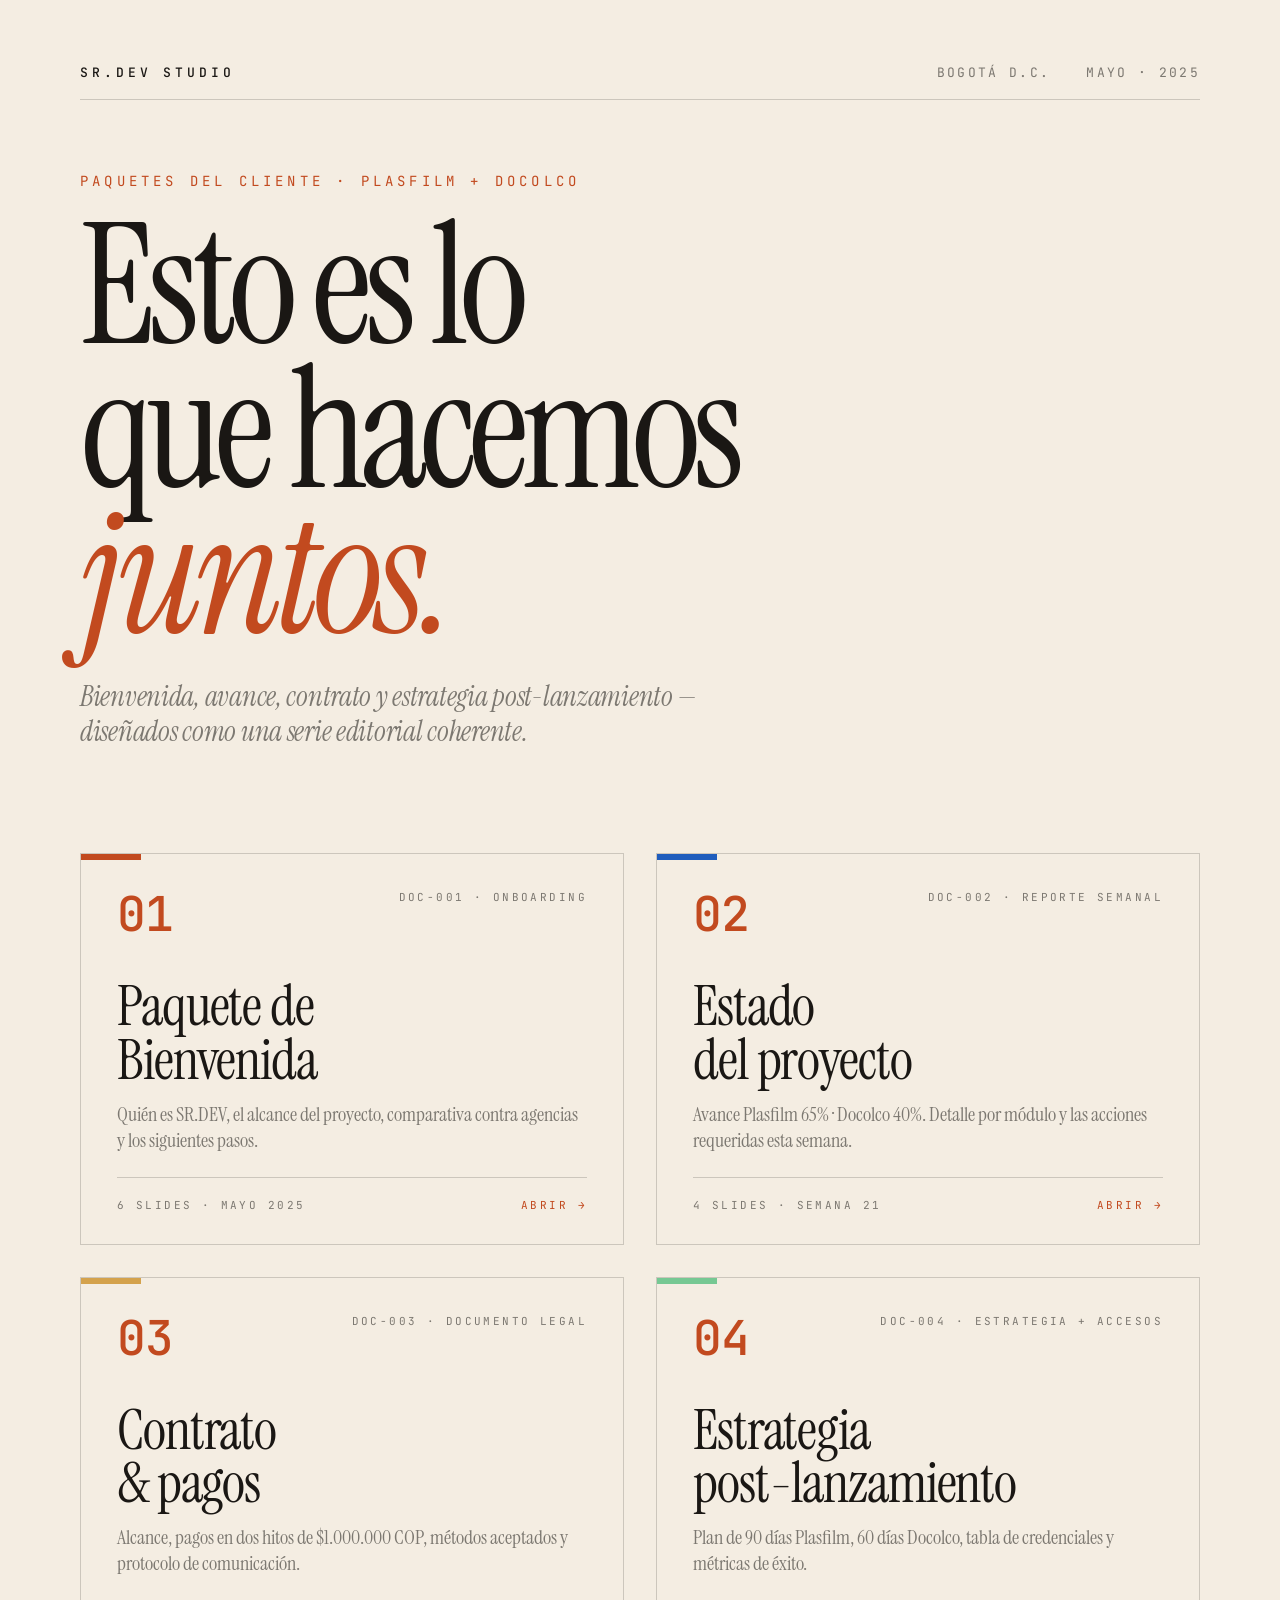
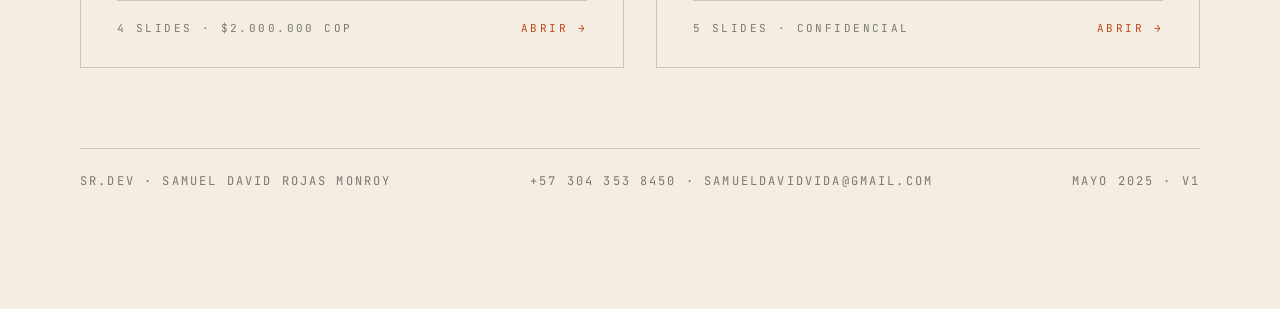
<file: index.html>
<!doctype html>
<html lang="es">
<head>
<meta charset="utf-8" />
<title>SR.DEV — Paquetes del cliente</title>
<link rel="preconnect" href="https://fonts.googleapis.com">
<link href="https://fonts.googleapis.com/css2?family=Instrument+Serif:ital@0;1&family=JetBrains+Mono:wght@400;500&display=swap" rel="stylesheet">
<style>
  :root{
    --bg:#F4EDE2;
    --ink:#1A1714;
    --muted:rgba(26,23,20,0.55);
    --line:rgba(26,23,20,0.18);
    --accent:#C24A1F;
    --serif:'Instrument Serif', serif;
    --mono:'JetBrains Mono', monospace;
  }
  *{ box-sizing:border-box; }
  html,body{ margin:0; padding:0; background:var(--bg); color:var(--ink); font-family:var(--serif); min-height:100vh; }
  .wrap{ max-width:1440px; margin:0 auto; padding:64px 80px 120px; position:relative; }

  /* Header */
  .hdr{ display:flex; justify-content:space-between; align-items:baseline; font-family:var(--mono); font-size:13px; letter-spacing:0.18em; text-transform:uppercase; color:var(--muted); padding-bottom:18px; border-bottom:1px solid var(--line); }
  .hdr .right{ display:flex; gap:36px; }
  .hdr .wm{ color:var(--ink); letter-spacing:0.3em; font-weight:500; }

  /* Hero */
  .hero{ padding:72px 0 56px; }
  .eyebrow{ font-family:var(--mono); font-size:14px; letter-spacing:0.3em; text-transform:uppercase; color:var(--accent); margin-bottom:24px; }
  .hero h1{ margin:0; font-family:var(--serif); font-size:168px; line-height:0.86; letter-spacing:-0.045em; font-weight:400; max-width:1200px; }
  .hero h1 em{ font-style:italic; color:var(--accent); }
  .hero p{ margin:32px 0 0; max-width:680px; font-family:var(--serif); font-size:28px; line-height:1.25; color:var(--muted); font-style:italic; letter-spacing:-0.01em; }

  /* Grid */
  .grid{ display:grid; grid-template-columns:1fr 1fr; gap:32px; margin-top:48px; }
  .card{ background:transparent; border:1px solid var(--line); padding:36px 36px 32px; position:relative; min-height:340px; display:flex; flex-direction:column; text-decoration:none; color:inherit; transition:background 200ms ease, transform 200ms ease, border-color 200ms ease; }
  .card:hover{ background:rgba(0,0,0,0.03); border-color:var(--ink); transform:translate(0, -4px); }
  .card .idx{ font-family:var(--mono); font-size:48px; font-weight:500; letter-spacing:-0.02em; color:var(--accent); line-height:1; }
  .card .doc{ position:absolute; top:36px; right:36px; font-family:var(--mono); font-size:11px; letter-spacing:0.22em; text-transform:uppercase; color:var(--muted); }
  .card h2{ margin:42px 0 14px; font-family:var(--serif); font-size:56px; line-height:0.95; letter-spacing:-0.02em; font-weight:400; }
  .card p{ margin:0 0 24px; font-family:var(--serif); font-size:20px; color:var(--muted); line-height:1.3; max-width:480px; }
  .card .meta{ margin-top:auto; padding-top:20px; border-top:1px solid var(--line); display:flex; justify-content:space-between; align-items:baseline; font-family:var(--mono); font-size:11px; letter-spacing:0.22em; text-transform:uppercase; color:var(--muted); }
  .card .cta{ color:var(--accent); }

  /* Color tags for each doc */
  .card[data-doc="01"] .swatch{ background:#C24A1F; }
  .card[data-doc="02"] .swatch{ background:#1F5DBD; }
  .card[data-doc="03"] .swatch{ background:#D4A24C; }
  .card[data-doc="04"] .swatch{ background:#76C893; }
  .swatch{ position:absolute; top:0; left:0; height:6px; width:60px; }

  /* Footer */
  .ftr{ margin-top:80px; padding-top:24px; border-top:1px solid var(--line); display:flex; justify-content:space-between; align-items:baseline; font-family:var(--mono); font-size:12px; letter-spacing:0.18em; text-transform:uppercase; color:var(--muted); }

  @media (max-width: 900px){
    .wrap{ padding:48px 32px 80px; }
    .hero h1{ font-size:96px; }
    .grid{ grid-template-columns:1fr; }
  }
</style>
</head>
<body>
<div class="wrap">

  <div class="hdr">
    <div class="wm">SR.DEV STUDIO</div>
    <div class="right"><span>Bogotá D.C.</span><span>Mayo · 2025</span></div>
  </div>

  <div class="hero">
    <div class="eyebrow">Paquetes del cliente · Plasfilm + Docolco</div>
    <h1>Esto es lo<br/>que hacemos<br/><em>juntos.</em></h1>
    <p>Bienvenida, avance, contrato y estrategia post-lanzamiento — diseñados como una serie editorial coherente.</p>
  </div>

  <div class="grid">

    <a class="card" data-doc="01" href="https://raw.githubusercontent.com/Samuel-Rojas-Monroy-Official-Repository/Docolco_contract/master/01-bienvenida.pdf" target="_blank">
      <div class="swatch"></div>
      <div class="idx">01</div>
      <div class="doc">DOC-001 · Onboarding</div>
      <h2>Paquete de<br/>Bienvenida</h2>
      <p>Quién es SR.DEV, el alcance del proyecto, comparativa contra agencias y los siguientes pasos.</p>
      <div class="meta"><span>6 slides · Mayo 2025</span><span class="cta">Abrir →</span></div>
    </a>

    <a class="card" data-doc="02" href="https://raw.githubusercontent.com/Samuel-Rojas-Monroy-Official-Repository/Docolco_contract/master/SR.DEV%20%C2%B7%2002%20%E2%80%94%20Estado%20del%20Proyecto.pdf" target="_blank">
      <div class="swatch"></div>
      <div class="idx">02</div>
      <div class="doc">DOC-002 · Reporte semanal</div>
      <h2>Estado<br/>del proyecto</h2>
      <p>Avance Plasfilm 65% · Docolco 40%. Detalle por módulo y las acciones requeridas esta semana.</p>
      <div class="meta"><span>4 slides · Semana 21</span><span class="cta">Abrir →</span></div>
    </a>

    <a class="card" data-doc="03" href="https://raw.githubusercontent.com/Samuel-Rojas-Monroy-Official-Repository/Docolco_contract/master/SR.DEV%20%C2%B7%2003%20%E2%80%94%20Contrato%20y%20Pagos.pdf" target="_blank">
      <div class="swatch"></div>
      <div class="idx">03</div>
      <div class="doc">DOC-003 · Documento legal</div>
      <h2>Contrato<br/>&amp; pagos</h2>
      <p>Alcance, pagos en dos hitos de $1.000.000 COP, métodos aceptados y protocolo de comunicación.</p>
      <div class="meta"><span>4 slides · $2.000.000 COP</span><span class="cta">Abrir →</span></div>
    </a>

    <a class="card" data-doc="04" href="https://raw.githubusercontent.com/Samuel-Rojas-Monroy-Official-Repository/Docolco_contract/master/SR.DEV%20%C2%B7%2004%20%E2%80%94%20Estrategia%20y%20Accesos.pdf" target="_blank">
      <div class="swatch"></div>
      <div class="idx">04</div>
      <div class="doc">DOC-004 · Estrategia + accesos</div>
      <h2>Estrategia<br/>post-lanzamiento</h2>
      <p>Plan de 90 días Plasfilm, 60 días Docolco, tabla de credenciales y métricas de éxito.</p>
      <div class="meta"><span>5 slides · Confidencial</span><span class="cta">Abrir →</span></div>
    </a>

  </div>

  <div class="ftr">
    <span>SR.DEV · Samuel David Rojas Monroy</span>
    <span>+57 304 353 8450 · samueldavidvida@gmail.com</span>
    <span>Mayo 2025 · v1</span>
  </div>

</div>
</body>
</html>
</file>
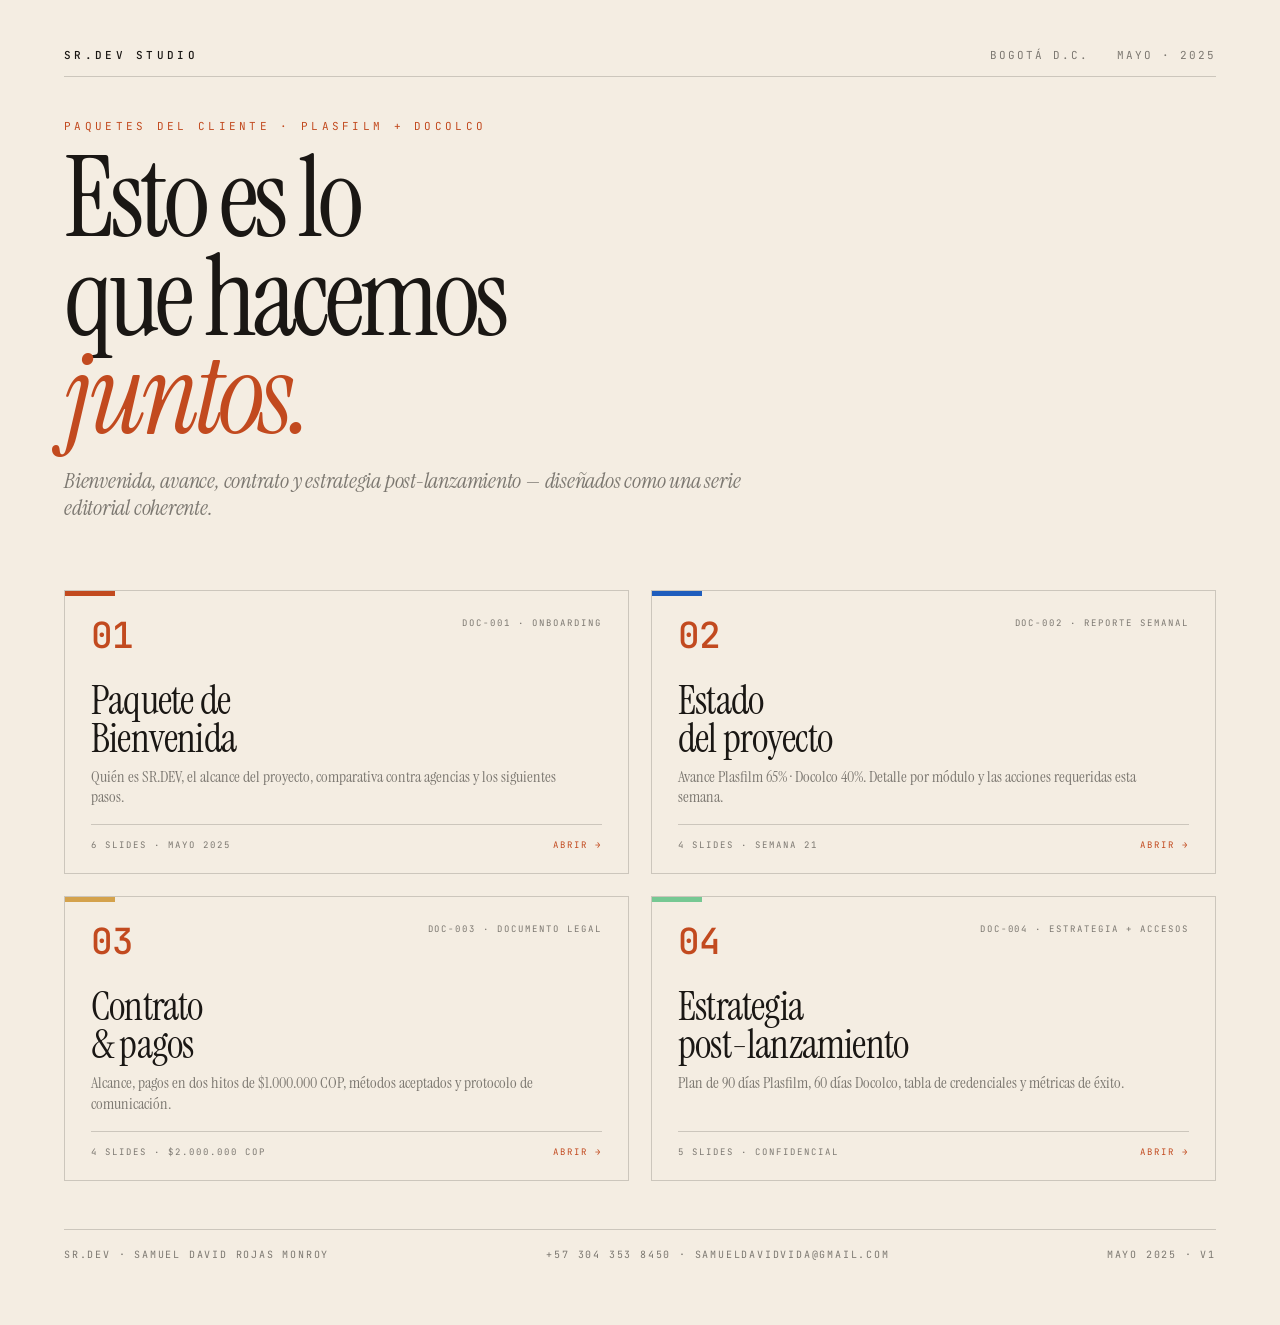
<file: index-print.html>
<!doctype html>
<html lang="es">
<head>
<meta charset="utf-8" />
<title>SR.DEV — Paquetes del cliente</title>
<link rel="preconnect" href="https://fonts.googleapis.com">
<link href="https://fonts.googleapis.com/css2?family=Instrument+Serif:ital@0;1&family=JetBrains+Mono:wght@400;500&display=swap" rel="stylesheet">
<style>
  :root{
    --bg:#F4EDE2;
    --ink:#1A1714;
    --muted:rgba(26,23,20,0.55);
    --line:rgba(26,23,20,0.18);
    --accent:#C24A1F;
    --serif:'Instrument Serif', serif;
    --mono:'JetBrains Mono', monospace;
  }
  *{ box-sizing:border-box; -webkit-print-color-adjust:exact; print-color-adjust:exact; }
  html,body{ margin:0; padding:0; background:var(--bg); color:var(--ink); font-family:var(--serif); }
  .wrap{ max-width:1440px; margin:0 auto; padding:48px 64px 64px; position:relative; }

  /* Header */
  .hdr{ display:flex; justify-content:space-between; align-items:baseline; font-family:var(--mono); font-size:11px; letter-spacing:0.18em; text-transform:uppercase; color:var(--muted); padding-bottom:14px; border-bottom:1px solid var(--line); }
  .hdr .right{ display:flex; gap:28px; }
  .hdr .wm{ color:var(--ink); letter-spacing:0.3em; font-weight:500; }

  /* Hero */
  .hero{ padding:42px 0 36px; }
  .eyebrow{ font-family:var(--mono); font-size:11px; letter-spacing:0.3em; text-transform:uppercase; color:var(--accent); margin-bottom:16px; }
  .hero h1{ margin:0; font-family:var(--serif); font-size:112px; line-height:0.88; letter-spacing:-0.045em; font-weight:400; }
  .hero h1 em{ font-style:italic; color:var(--accent); }
  .hero p{ margin:22px 0 0; max-width:680px; font-family:var(--serif); font-size:22px; line-height:1.25; color:var(--muted); font-style:italic; letter-spacing:-0.01em; }

  /* Grid */
  .grid{ display:grid; grid-template-columns:1fr 1fr; gap:22px; margin-top:32px; }
  .card{ background:transparent; border:1px solid var(--line); padding:26px 26px 22px; position:relative; min-height:240px; display:flex; flex-direction:column; text-decoration:none; color:inherit; break-inside:avoid; }
  .card .idx{ font-family:var(--mono); font-size:36px; font-weight:500; letter-spacing:-0.02em; color:var(--accent); line-height:1; }
  .card .doc{ position:absolute; top:26px; right:26px; font-family:var(--mono); font-size:9px; letter-spacing:0.22em; text-transform:uppercase; color:var(--muted); }
  .card h2{ margin:28px 0 10px; font-family:var(--serif); font-size:40px; line-height:0.95; letter-spacing:-0.02em; font-weight:400; }
  .card p{ margin:0 0 16px; font-family:var(--serif); font-size:16px; color:var(--muted); line-height:1.3; max-width:480px; }
  .card .meta{ margin-top:auto; padding-top:14px; border-top:1px solid var(--line); display:flex; justify-content:space-between; align-items:baseline; font-family:var(--mono); font-size:9px; letter-spacing:0.22em; text-transform:uppercase; color:var(--muted); }
  .card .cta{ color:var(--accent); }

  /* Color tags for each doc */
  .card[data-doc="01"] .swatch{ background:#C24A1F; }
  .card[data-doc="02"] .swatch{ background:#1F5DBD; }
  .card[data-doc="03"] .swatch{ background:#D4A24C; }
  .card[data-doc="04"] .swatch{ background:#76C893; }
  .swatch{ position:absolute; top:0; left:0; height:5px; width:50px; }

  /* Footer */
  .ftr{ margin-top:48px; padding-top:18px; border-top:1px solid var(--line); display:flex; justify-content:space-between; align-items:baseline; font-family:var(--mono); font-size:10px; letter-spacing:0.18em; text-transform:uppercase; color:var(--muted); }

  /* Print */
  @page{ size: Letter portrait; margin: 0; }
  @media print{
    html,body{ background:var(--bg); }
    .wrap{ padding:0.4in; max-width:none; }
    .hero{ padding:24px 0 22px; }
    .hero h1{ font-size:84px; }
    .hero p{ font-size:18px; }
    .grid{ gap:14px; margin-top:18px; }
    .card{ min-height:200px; padding:20px; }
    .card h2{ font-size:32px; margin:20px 0 8px; }
    .card p{ font-size:13px; }
    .card .idx{ font-size:30px; }
    .ftr{ margin-top:28px; }
  }
</style>
</head>
<body>
<div class="wrap">

  <div class="hdr">
    <div class="wm">SR.DEV STUDIO</div>
    <div class="right"><span>Bogotá D.C.</span><span>Mayo · 2025</span></div>
  </div>

  <div class="hero">
    <div class="eyebrow">Paquetes del cliente · Plasfilm + Docolco</div>
    <h1>Esto es lo<br/>que hacemos<br/><em>juntos.</em></h1>
    <p>Bienvenida, avance, contrato y estrategia post-lanzamiento — diseñados como una serie editorial coherente.</p>
  </div>

  <div class="grid">

    <a class="card" data-doc="01" href="https://raw.githubusercontent.com/Samuel-Rojas-Monroy-Official-Repository/Docolco_contract/master/01-bienvenida.pdf" target="_blank">
      <div class="swatch"></div>
      <div class="idx">01</div>
      <div class="doc">DOC-001 · Onboarding</div>
      <h2>Paquete de<br/>Bienvenida</h2>
      <p>Quién es SR.DEV, el alcance del proyecto, comparativa contra agencias y los siguientes pasos.</p>
      <div class="meta"><span>6 slides · Mayo 2025</span><span class="cta">Abrir →</span></div>
    </a>

    <a class="card" data-doc="02" href="https://raw.githubusercontent.com/Samuel-Rojas-Monroy-Official-Repository/Docolco_contract/master/02-estado.pdf" target="_blank">
      <div class="swatch"></div>
      <div class="idx">02</div>
      <div class="doc">DOC-002 · Reporte semanal</div>
      <h2>Estado<br/>del proyecto</h2>
      <p>Avance Plasfilm 65% · Docolco 40%. Detalle por módulo y las acciones requeridas esta semana.</p>
      <div class="meta"><span>4 slides · Semana 21</span><span class="cta">Abrir →</span></div>
    </a>

    <a class="card" data-doc="03" href="https://raw.githubusercontent.com/Samuel-Rojas-Monroy-Official-Repository/Docolco_contract/master/03-contrato.pdf" target="_blank">
      <div class="swatch"></div>
      <div class="idx">03</div>
      <div class="doc">DOC-003 · Documento legal</div>
      <h2>Contrato<br/>&amp; pagos</h2>
      <p>Alcance, pagos en dos hitos de $1.000.000 COP, métodos aceptados y protocolo de comunicación.</p>
      <div class="meta"><span>4 slides · $2.000.000 COP</span><span class="cta">Abrir →</span></div>
    </a>

    <a class="card" data-doc="04" href="https://raw.githubusercontent.com/Samuel-Rojas-Monroy-Official-Repository/Docolco_contract/master/04-estrategia.pdf" target="_blank">
      <div class="swatch"></div>
      <div class="idx">04</div>
      <div class="doc">DOC-004 · Estrategia + accesos</div>
      <h2>Estrategia<br/>post-lanzamiento</h2>
      <p>Plan de 90 días Plasfilm, 60 días Docolco, tabla de credenciales y métricas de éxito.</p>
      <div class="meta"><span>5 slides · Confidencial</span><span class="cta">Abrir →</span></div>
    </a>

  </div>

  <div class="ftr">
    <span>SR.DEV · Samuel David Rojas Monroy</span>
    <span>+57 304 353 8450 · samueldavidvida@gmail.com</span>
    <span>Mayo 2025 · v1</span>
  </div>

</div>
<script>
  (async () => {
    try { if (document.fonts && document.fonts.ready) await document.fonts.ready; } catch(e){}
    await new Promise(r => setTimeout(r, 500));
    window.print();
  })();
</script>
</body>
</html>
</file>
